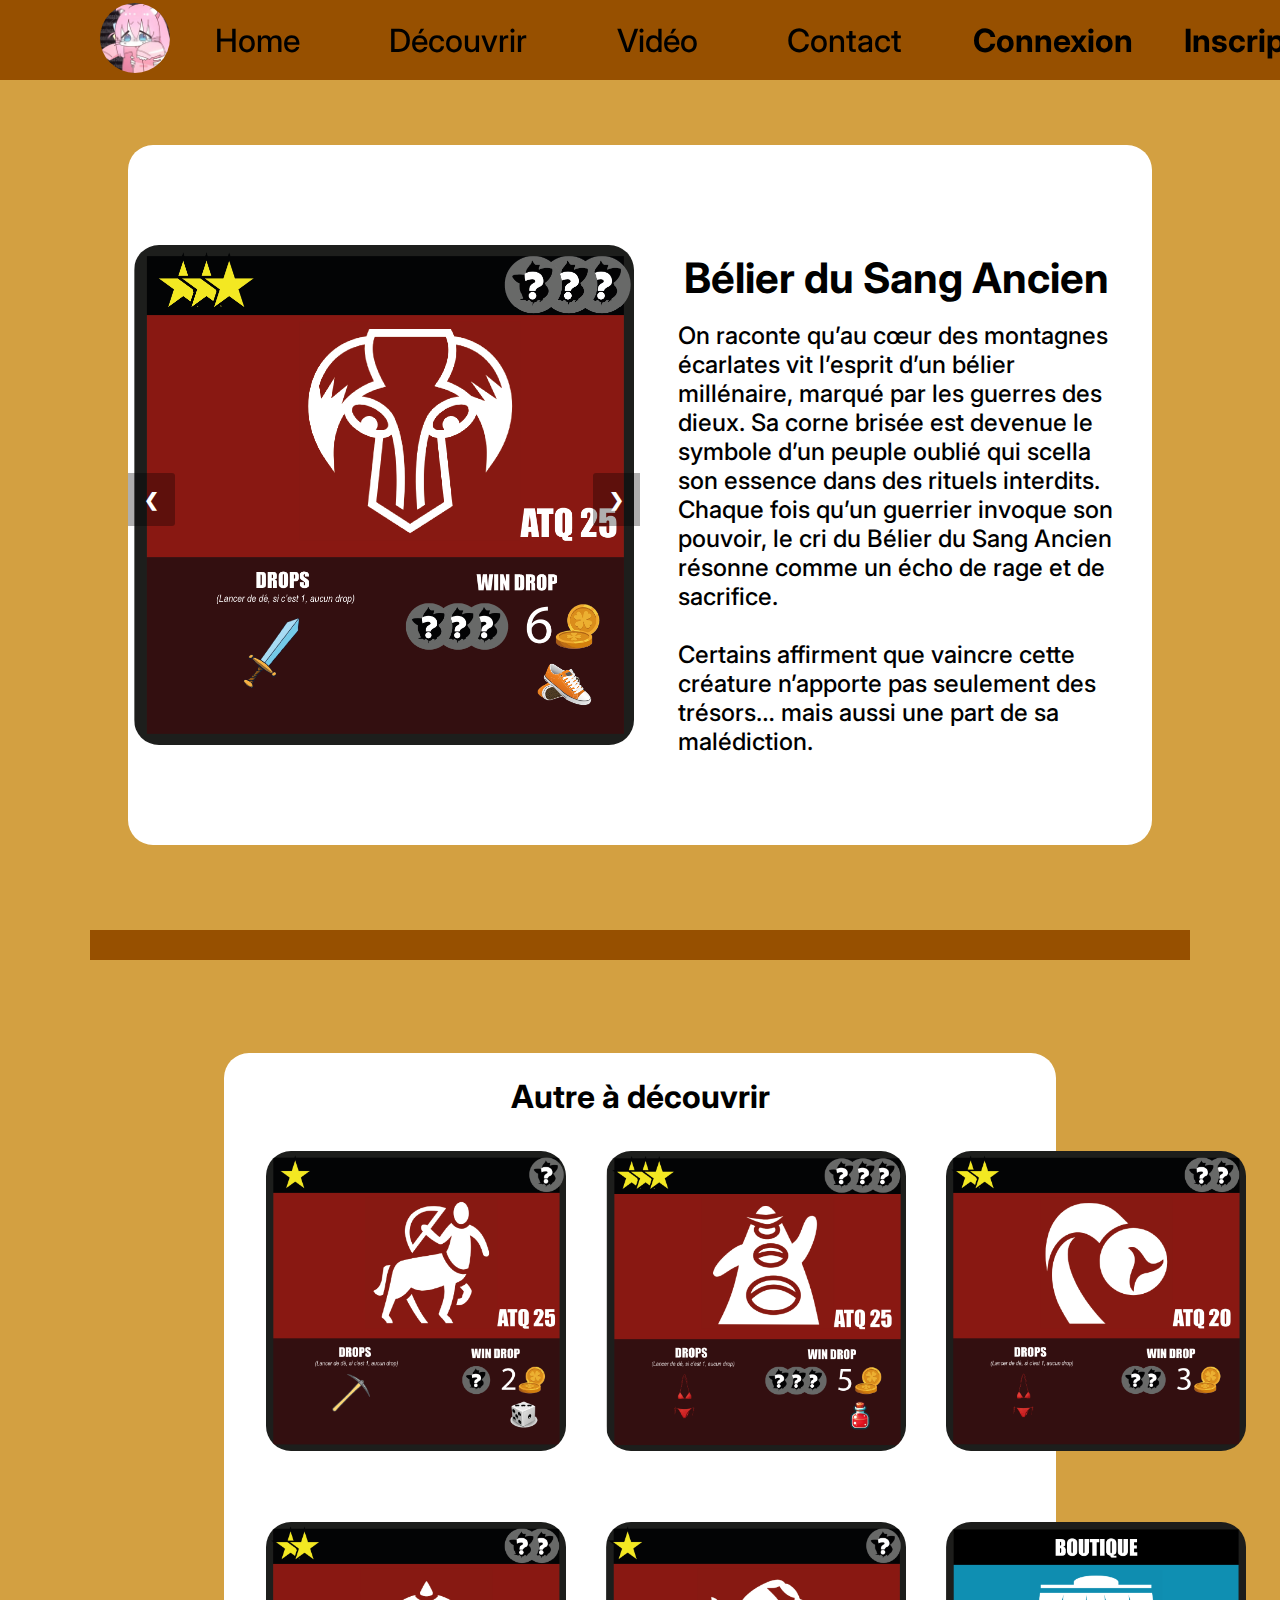
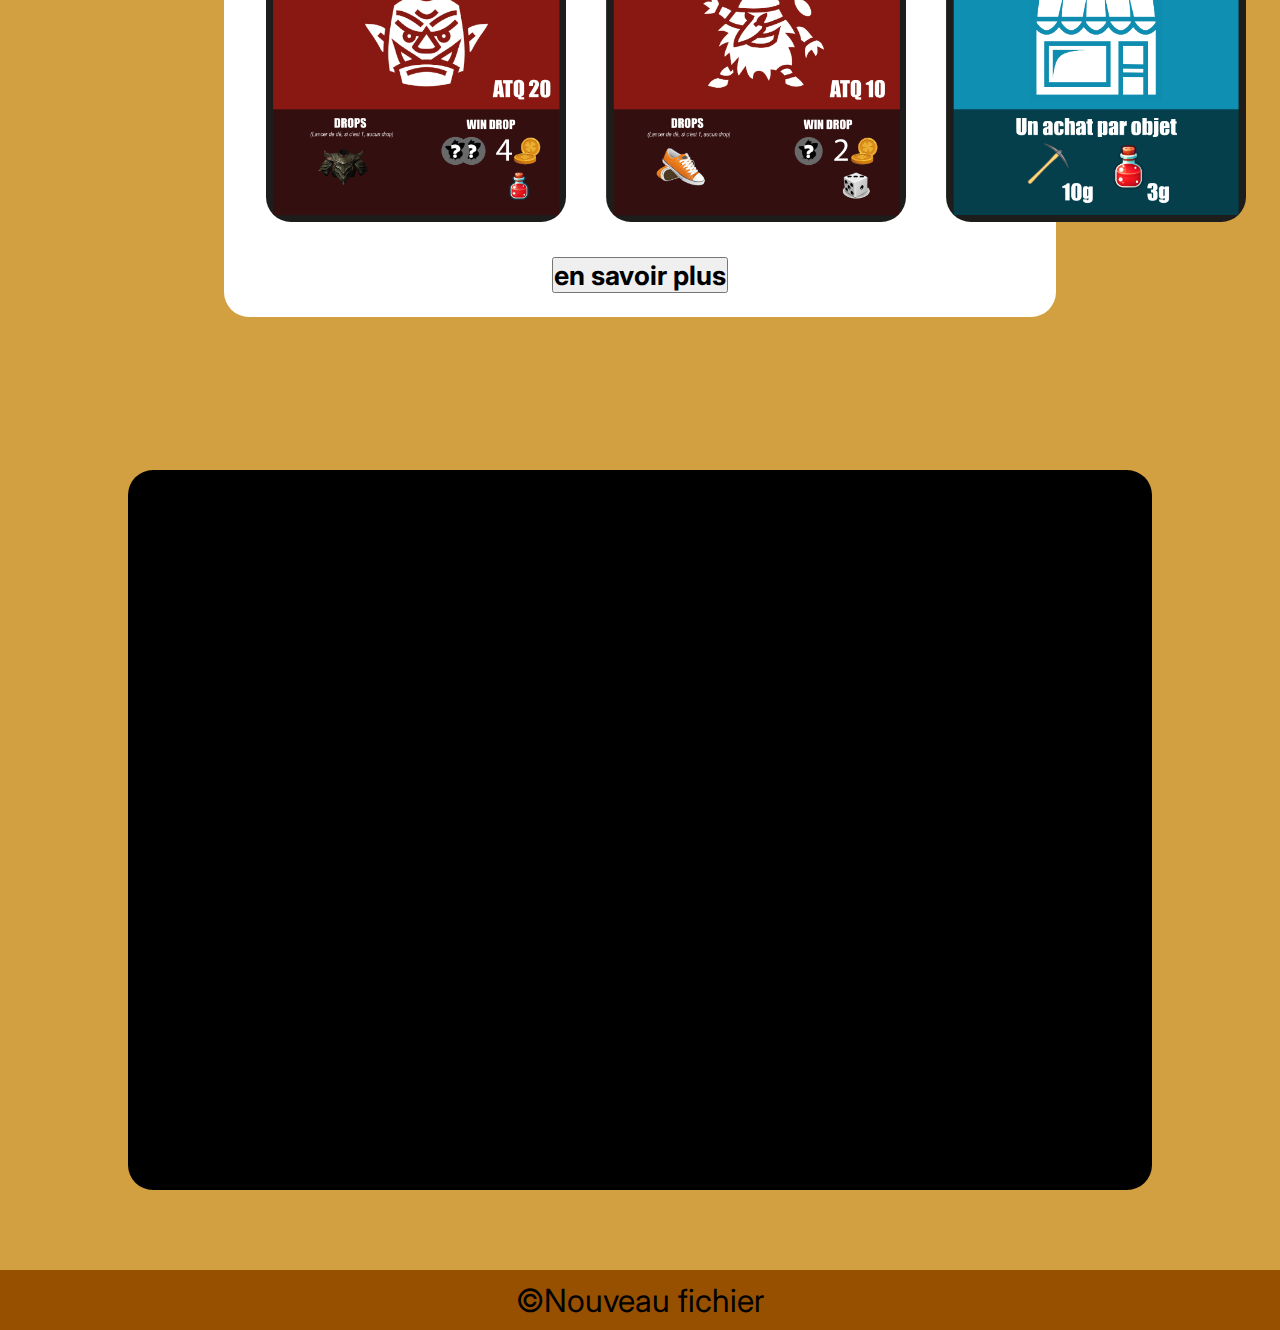
<file: index.html>
<!DOCTYPE html>
<html lang="fr">
<head>
  <meta charset="UTF-8">
  <link rel="shortcut icon" href="favcon.png" type="image/png">
  <link rel="icon" href="favcon.png" sizes="32x32">
  <meta name="viewport" content="width=device-width, initial-scale=1.0">
  <link rel="stylesheet" href="style.css">
  <link rel="stylesheet" href="base.css">
  <script src="script.js"></script>
  <title>Nouveau fichier</title>
</head>

<body>
  <!-- HEADER -->
  <header>
    <a href="./favcon.png" target="_blank"><div class="logo"><img src="favcon.png" alt="logo" class="icon" style="width: 70px; height: 70px;"></div>
</a>
    <div class="lead">
      <a href="#home"><div class="home center"><p>Home</p></div></a>
      <a href="#discover"><div class="discover center"><p>Découvrir</p></div></a>
      <a href="#video"><div class="video center"><p>Vidéo</p></div></a>
      <a href="#contact"><div class="contact center"><p>Contact</p></div></a>
      <div class="lead-end">
      <a href="connexion.html" class="connexion">Connexion</a>
      <a href="inscription.html" class="Inscription">Inscription</a>
      </div>
    </div>
  </header>
<!-- HOME -->
  <section class="acceuil center" id="home">
    <div class="home-block">
<div class="slideshow-container">

<div class="mySlides" style="display: block;">
  <img src="src/red_card/carte monstres_Plan de travail 1 copie 46.png">
</div>

<div class="mySlides">
  <img src="src/red_card/carte monstres_Plan de travail 1 copie 38.png">
</div>

<div class="mySlides">
  <img src="src/red_card/carte monstres_Plan de travail 1 copie 51.png">
</div>

<a class="prev" onclick="plusSlides(-1)">❮</a>
<a class="next" onclick="plusSlides(1)">❯</a>

</div>
      <!-- CARD DESC -->
      <div class="home_card home_card_desc center">
        <h1 id="cardTitle">Bélier du Sang Ancien</h1>
        <h2 id="cardDescription">On raconte qu’au cœur des montagnes écarlates vit l’esprit d’un bélier millénaire, marqué par les guerres des dieux. Sa corne brisée est devenue le symbole d’un peuple oublié qui scella son essence dans des rituels interdits. Chaque fois qu’un guerrier invoque son pouvoir, le cri du Bélier du Sang Ancien résonne comme un écho de rage et de sacrifice.

<br><br>Certains affirment que vaincre cette créature n’apporte pas seulement des trésors… mais aussi une part de sa malédiction.</h2>
      </div>
    </div>
  </section>
<!-- JOLIE -->
  <div class="jolie center">
    <div class="jolie2"></div>
  </div>
<!-- AUTRE A DECOUVRIR -->
  <main class="center">
    <section id="discover">
      <h1>Autre à découvrir</h1>
      <div class="main_card">
        <img src="./src/red_card/carte monstres_Plan de travail 1 copie 22.png" alt="red_card" class="card">
        <img src="./src/red_card/carte monstres_Plan de travail 1 copie 50.png" alt="red_card" class="card">
        <img src="./src/red_card/carte monstres_Plan de travail 1 copie 42.png" alt="red_card" class="card">
        <img src="./src/red_card/carte monstres_Plan de travail 1 copie 40.png" alt="red_card" class="card">
        <img src="./src/red_card/carte monstres_Plan de travail 1 copie 19.png" alt="red_card" class="card">
        <img src="./src/blue_card/shop_Plan de travail 1 copie 22.png" alt="blue_card" class="card">
      </div>
      <button>
        <h1>en savoir plus</h1>
        </button>
    </section>
  </main>
  <!-- VIDEO -->
   <div class="video-out" id="video">
    <div class="video-in center">
      <div class="tenor-gif-embed" data-postid="15917688480583893863" data-share-method="host" data-aspect-ratio="1" data-width="46%"></div><script type="text/javascript" async src="https://tenor.com/embed.js"></script>
    </div>
   </div>
  <!-- FOOTER -->
   <footer class="center" id="contact">
    ©Nouveau fichier
   </footer>
</body>
</file>
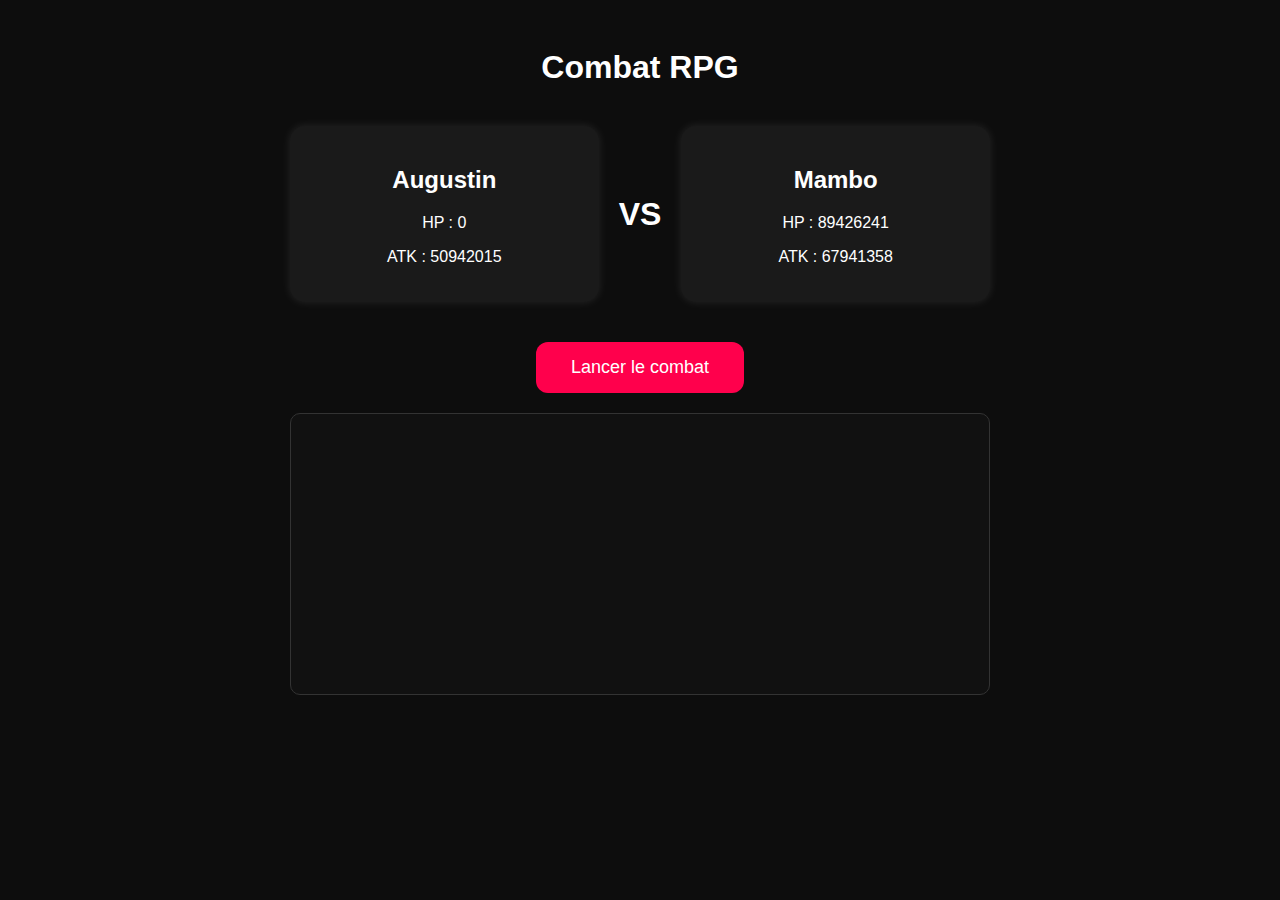
<file: JavaScript/C1 - Simulateur de combat/index.html>
<!DOCTYPE html>
<html lang="fr">
<head>
    <meta charset="UTF-8">
    <meta name="viewport" content="width=device-width, initial-scale=1.0">
    <title>Combat RPG</title>
    <link rel="stylesheet" href="style.css">
</head>
<body>
<!-- Interface par IA -->
    <div class="container">

        <h1>Combat RPG</h1>

        <div class="battle">

            <div class="card hero">
                <h2 id="heroName">Augustin</h2>
                <p id="heroHP">HP : ???</p>
                <p id="heroATK">ATK : ???</p>
            </div>

            <div class="vs">VS</div>

            <div class="card monster">
                <h2 id="monsterName">Fille</h2>
                <p id="monsterHP">HP : ???</p>
                <p id="monsterATK">ATK : ???</p>
            </div>

        </div>

        <button class="start">Lancer le combat</button>

        <div class="log" id="log"></div>

    </div>

    <script src="main.js"></script>
</body>
</html>
</file>
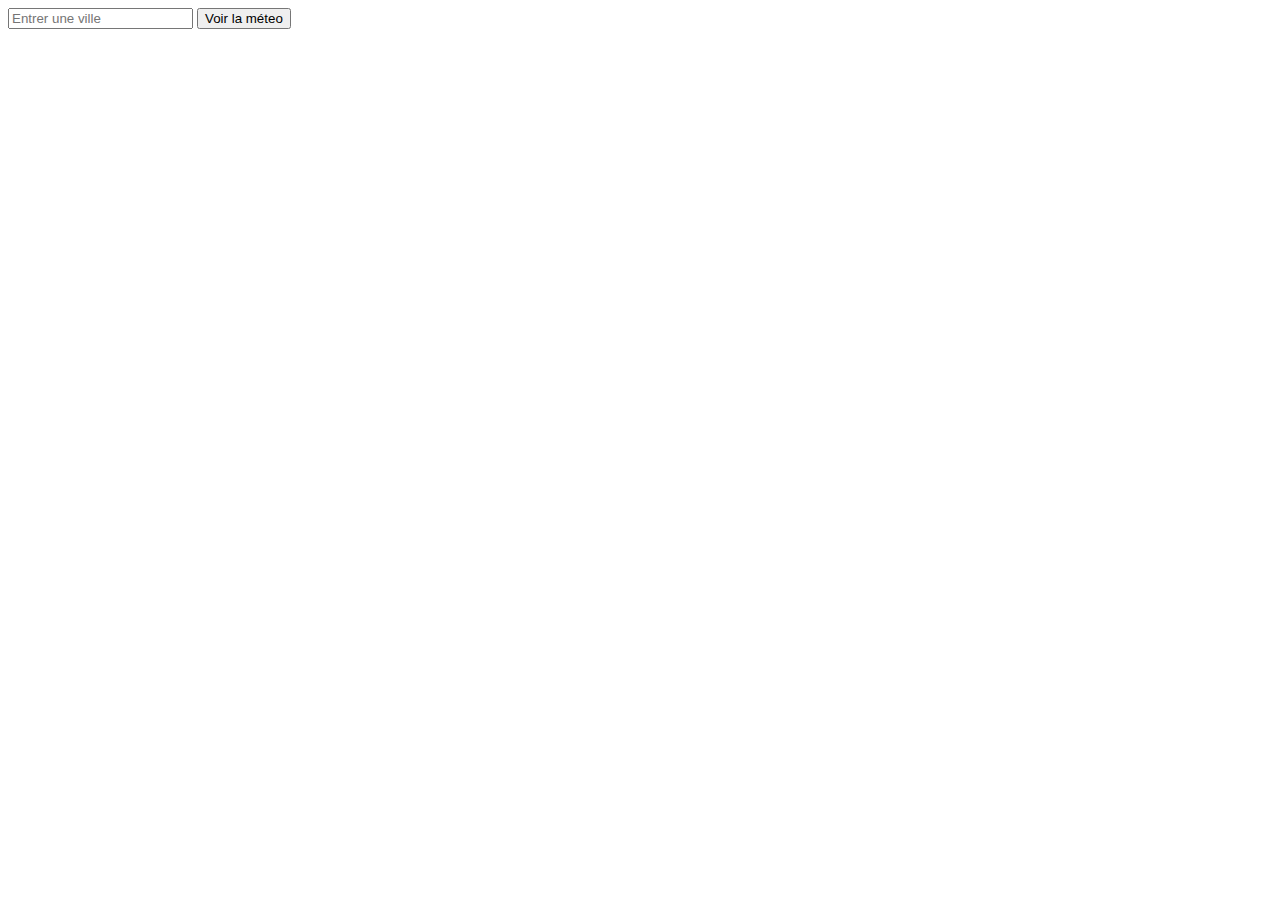
<file: src/exec/exo3/src/index.html>
<!doctype html>
<html lang="en">
  <head>
    <meta charset="UTF-8" />
    <meta name="viewport" content="width=device-width, initial-scale=1.0" />
    <title>Meteo finalu</title>
  </head>
  <body>
    <input type="text" name="city" id="city" placeholder="Entrer une ville" />
    <button id="getWeather">Voir la méteo</button>
    <div id="weather"></div>

    <script type="text/javascript">
      document.getElementById("getWeather").addEventListener("click", () => {
        const city = document.getElementById("city").value || "Paris";
        const url = `weather.php?city=${city}`;

        fetch(url)
          .then((response) => {
            if (!response.ok) {
              throw new Error("Erreur API jsp débrouille toi");
            }
            return response.json();
          })
          .then((data) => {
            const weatherDiv = document.getElementById("weather");
            weatherDiv.innerHTML = `<p>Ville : ${data.name} </p>
            <p>Meteo : ${data.weather[0].description} </p>
            <p>Temperature : ${data.main.temp} °C</p>
            <p>Humidité : ${data.main.humidity} %</p>
            `;
          })
          .catch((error) => {
            console.log("Erreur : ".error);
            document.getElementById("weather").innerText =
              "Erreur du recup de données";
          });
      });
    </script>
  </body>
</html>
</file>
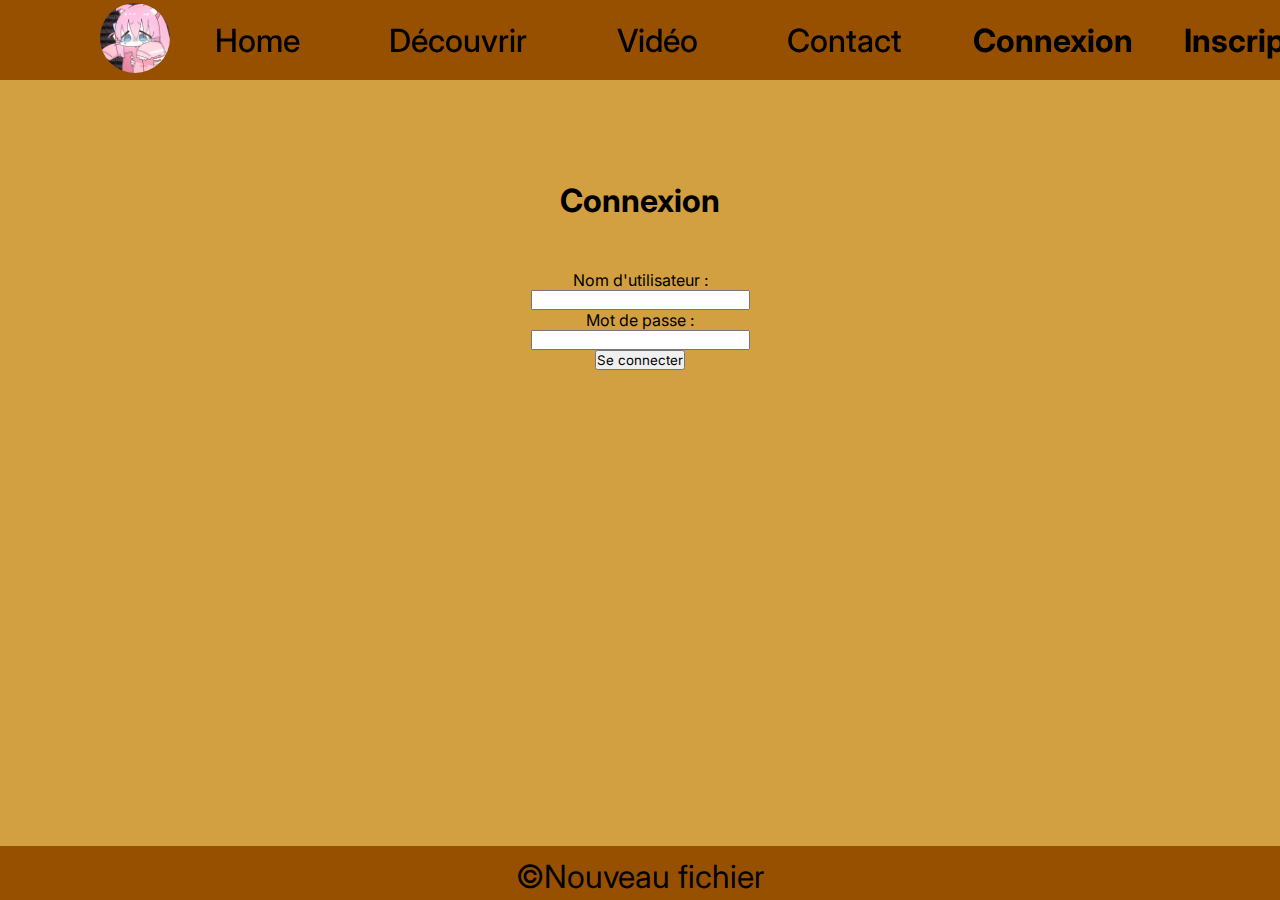
<file: connexion.html>
<!DOCTYPE html>
<html lang="fr">
<head>
  <meta charset="UTF-8">
  <link rel="shortcut icon" href="favcon.png" type="image/png">
  <link rel="icon" href="favcon.png" sizes="32x32">
  <meta name="viewport" content="width=device-width, initial-scale=1.0">
  <link rel="stylesheet" href="style.css">
  <link rel="stylesheet" href="base.css">
  <script src="script.js"></script>
  <title>Nouveau fichier</title>
</head>

<body>
  <!-- HEADER -->
  <header>
    <a href="./favcon.png" target="_blank"><div class="logo"><img src="favcon.png" alt="logo" class="icon" style="width: 70px; height: 70px;"></div>
</a>
    <div class="lead">
      <a href="index.html#home"><div class="home center"><p>Home</p></div></a>
      <a href="index.html#discover"><div class="discover center"><p>Découvrir</p></div></a>
      <a href="index.html#video"><div class="video center"><p>Vidéo</p></div></a>
      <a href="index.html#contact"><div class="contact center"><p>Contact</p></div></a>
      <div class="lead-end">
      <a href="connexion.html" class="connexion">Connexion</a>
      <a href="inscription.html" class="Inscription">Inscription</a>
      </div>
    </div>
  </header>
<section class="connexion-page center" id="connexion">
    <h1 class="center">Connexion</h1>
    <form class="connexion-form">
        <label for="username">Nom d'utilisateur :</label>
        <input type="text" id="username" name="username" required>
        
        <label for="password">Mot de passe :</label>
        <input type="password" id="password" name="password" required>
        
        <button type="submit">Se connecter</button>
        <!-- SCRIPT POUR REDIRIGER VERS ERREUR -->
        <script>
    const form = document.querySelector('.connexion-form');

    form.addEventListener('submit', function(event) {
        event.preventDefault(); 
        redirectToError();
    });
    function redirectToError() {
        window.location.href = "erreur.html";
    }
</script>
    </form>
</section>
  <!-- FOOTER -->
   <footer class="center" id="contact" style="position: fixed; top: 94%;">
    ©Nouveau fichier
   </footer>
</body>
</file>
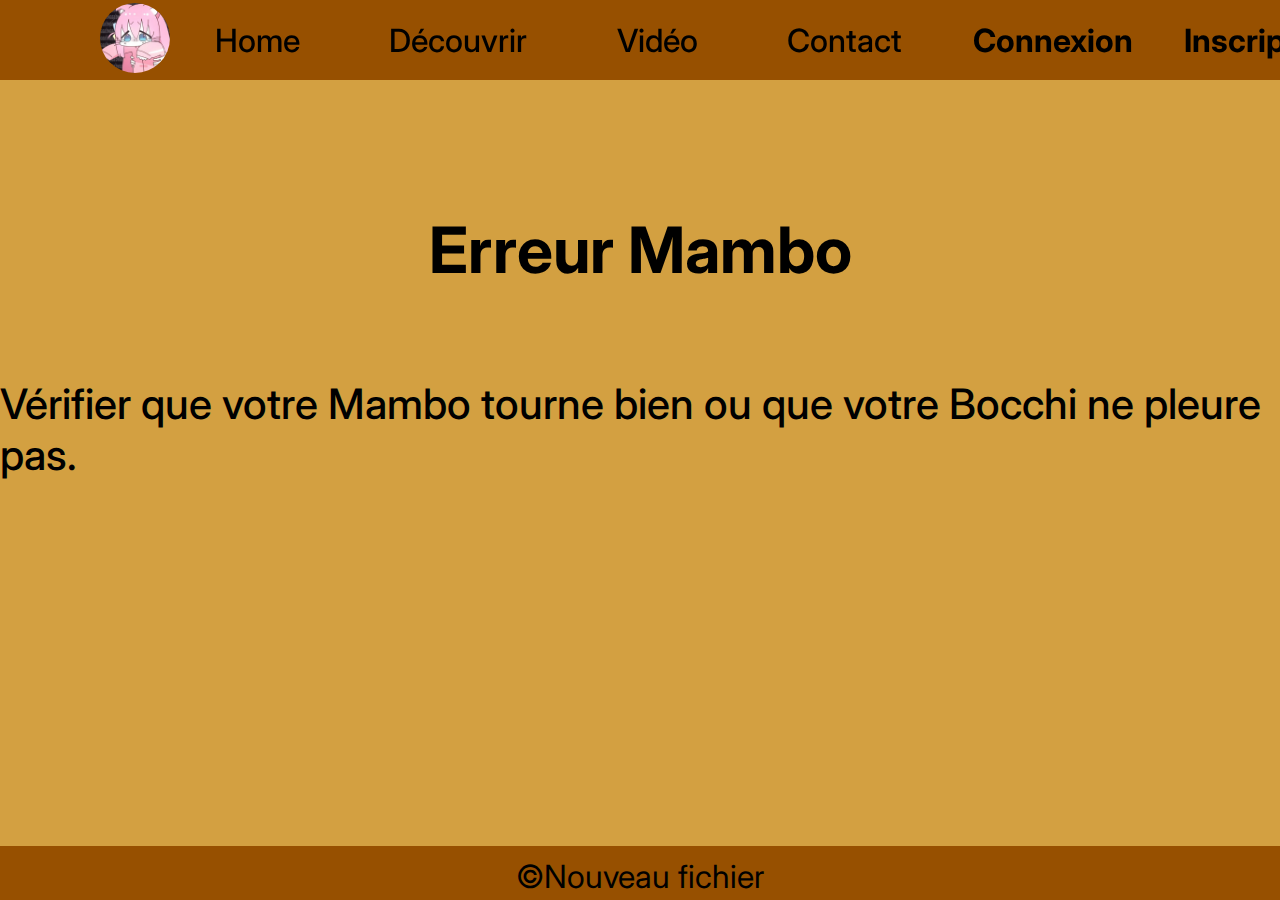
<file: erreur.html>
<!DOCTYPE html>
<html lang="fr">
<head>
  <meta charset="UTF-8">
  <link rel="shortcut icon" href="favcon.png" type="image/png">
  <link rel="icon" href="favcon.png" sizes="32x32">
  <meta name="viewport" content="width=device-width, initial-scale=1.0">
  <link rel="stylesheet" href="style.css">
  <link rel="stylesheet" href="base.css">
  <script src="script.js"></script>
  <title>Nouveau fichier</title>
</head>

<body>
  <!-- HEADER -->
  <header>
    <a href="./favcon.png" target="_blank"><div class="logo"><img src="favcon.png" alt="logo" class="icon" style="width: 70px; height: 70px;"></div>
</a>
    <div class="lead">
      <a href="index.html#home"><div class="home center"><p>Home</p></div></a>
      <a href="index.html#discover"><div class="discover center"><p>Découvrir</p></div></a>
      <a href="index.html#video"><div class="video center"><p>Vidéo</p></div></a>
      <a href="index.html#contact"><div class="contact center"><p>Contact</p></div></a>
      <div class="lead-end">
      <a href="connexion.html" class="connexion">Connexion</a>
      <a href="inscription.html" class="Inscription">Inscription</a>
      </div>
    </div>
  </header>
<!-- EURREUR -->
    <section class="erreur-page" id="erreur">
        <h1 class="center">Erreur Mambo</h1>
        <h2 class="center">Vérifier que votre Mambo tourne bien ou que votre Bocchi ne pleure pas.</h2>
  <!-- FOOTER -->
   <footer class="center" id="contact" style="position: fixed; top: 94%;">
    ©Nouveau fichier
   </footer>
</body>
</file>
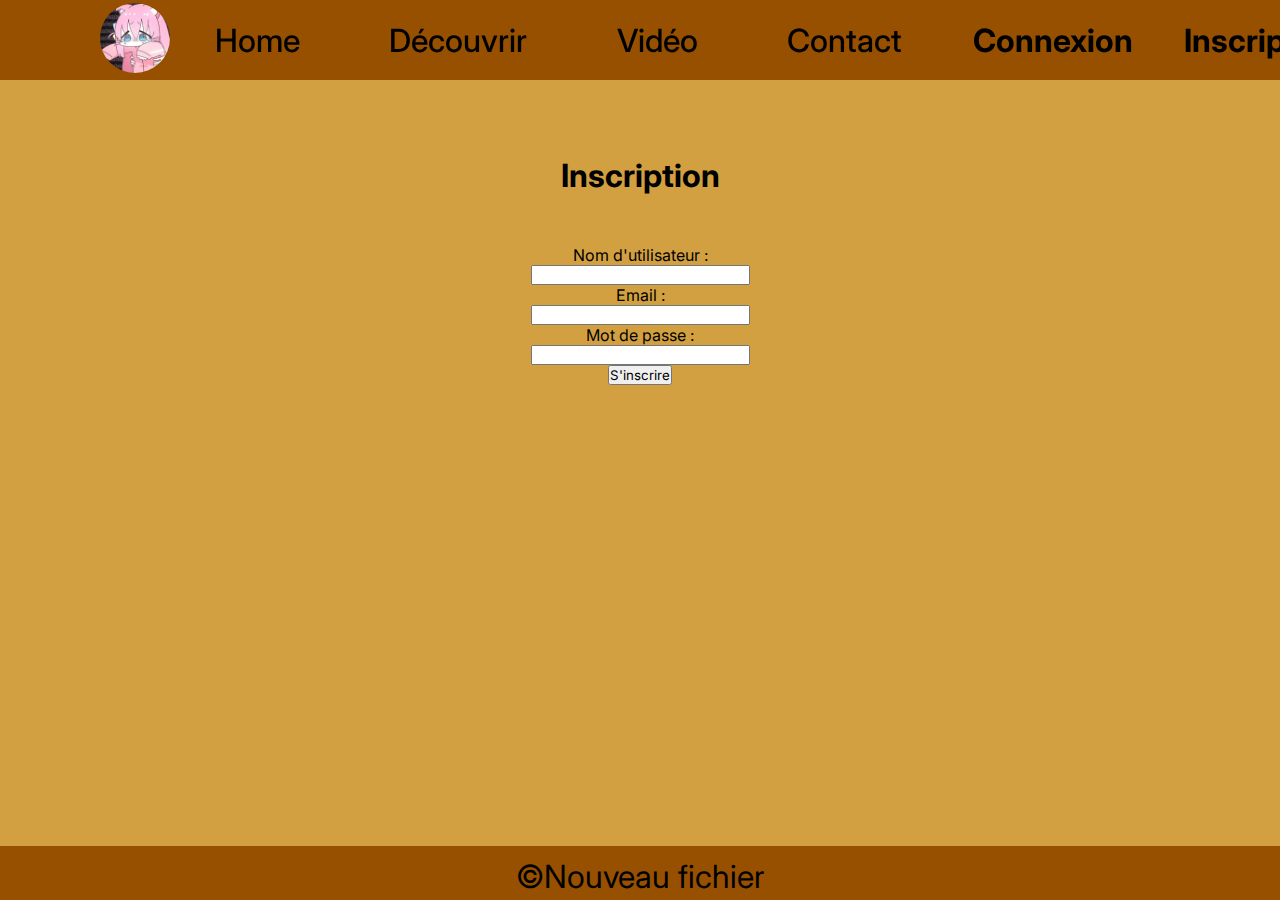
<file: inscription.html>
<!DOCTYPE html>
<html lang="fr">
<head>
  <meta charset="UTF-8">
  <link rel="shortcut icon" href="favcon.png" type="image/png">
  <link rel="icon" href="favcon.png" sizes="32x32">
  <meta name="viewport" content="width=device-width, initial-scale=1.0">
  <link rel="stylesheet" href="style.css">
  <link rel="stylesheet" href="base.css">
  <script src="script.js"></script>
  <title>Nouveau fichier</title>
</head>

<body>
  <!-- HEADER -->
  <header>
    <a href="./favcon.png" target="_blank"><div class="logo"><img src="favcon.png" alt="logo" class="icon" style="width: 70px; height: 70px;"></div>
</a>
    <div class="lead">
      <a href="index.html#home"><div class="home center"><p>Home</p></div></a>
      <a href="index.html#discover"><div class="discover center"><p>Découvrir</p></div></a>
      <a href="index.html#video"><div class="video center"><p>Vidéo</p></div></a>
      <a href="index.html#contact"><div class="contact center"><p>Contact</p></div></a>
      <div class="lead-end">
      <a href="connexion.html" class="connexion">Connexion</a>
      <a href="inscription.html" class="Inscription">Inscription</a>
      </div>
    </div>
  </header>
<!-- INSCRIPTION -->
<section class="inscription-page center" id="inscription">
        <h1 class="center">Inscription</h1>
        <form class="inscription-form">
            <label for="username">Nom d'utilisateur :</label>
            <input type="text" required>
    
            <label for="email">Email :</label>
            <input type="email" required>
    
            <label for="password">Mot de passe :</label>
            <input required>
    
            <button type="submit">S'inscrire</button>
        <!-- SCRIPT POUR REDIRIGER VERS ERREUR -->
        <script>
    const form = document.querySelector('.inscription-form');

    form.addEventListener('submit', function(event) {
        event.preventDefault(); 
        redirectToError();
    });
    function redirectToError() {
        window.location.href = "erreur.html";
    }
</script>
        </form>
  <!-- FOOTER -->
   <footer class="center" id="contact" style="position: fixed; top: 94%;">
    ©Nouveau fichier
   </footer>
</body>
</file>
<file: style.css>
body {
    background-color: rgb(211, 160, 65);
}

/* HEAD */

header {
    position: fixed;
    display: flex;
    justify-content: flex-start;
    align-items: center;
    z-index: 10;
    width: 100%;
    height: 80px;
    background-color: rgb(151, 80, 0);
}
.lead {
    display: flex;
    justify-items: flex-start;
    width: 100%;
    height: 100%;
}
.lead p {
    font-size: 32px;
    color: black;
    margin-left: 1.5vw;
    margin-right: 1.5vw;
}
.lead-end {
    display: flex;
    justify-items: flex-end;
    align-items: center;
    height: 100%;
    margin-left: auto;
    margin-right: 2vw;
}
.logo {
    padding-left: 100px;
    transition: all 1.5s ease-in-out;
}
.logo:hover {
    left: 50%;
    top: 50%;
    transition-duration: 10s;
transform: scale(15) translate(20%, 40%)
}
.home, .discover, .video, .contact {
    height: 100%;
    margin-left: 2vw;
    margin-right: 2vw;
    font-size: 32px;
    font-weight: 500;
}
.home:hover, .discover:hover, .video:hover, .contact:hover, .connexion:hover, .Inscription:hover {
    background-color: rgb(211, 160, 65);
    border-radius: 15px;
    cursor: pointer;
}
.connexion, .Inscription {
    display: flex;
    justify-items: flex-end;
    align-items: center;
    font-weight: 700;
    color: black;
    height: 100%;
    margin-left: 2vw;
    margin-right: 2vw;
    font-size: 32px;
}

/* ANNEXE */

.mySlides img {
    margin: auto;
    width: 500px;
    height: 500px;
    border-radius: 25px;
    transition: all 0.3s ease-in-out;
}
.mySlides img:hover {
    transform: scale(1.1);
}
.card {
    width: 300px;
    height: 300px;
    border-radius: 25px;
    transition: all 0.3s ease-in-out;
    cursor: pointer;
}
.card:hover {
    transform: scale(1.1);
}

/* HOME */

.acceuil {
    width: 100%;
    height: 900px;
}   
.slideshow-container {
    position: relative;
    margin: auto;
    flex-basis: 50%;
}
.mySlides {
  display: none;
}
.mySlides img {
    display: flex;
    justify-content: center;
    align-items: center;
}
.prev, .next {
  cursor: pointer;
  position: absolute;
  top: 50%;
  width: auto;
  margin-top: -22px;
  padding: 16px;
  color: white;
  font-weight: bold;
  font-size: 18px;
  transition: 0.6s ease;
  border-radius: 0 3px 3px 0;
  user-select: none;
  background-color: rgba(0, 0, 0, 0.315);
}
.prev:hover, .next:hover {
    background-color: rgb(0, 0, 0);
}
.next {
  right: 0;
  border-radius: 3px 0 0 3px;
}
.home-block {
    display: flex;
    justify-content: space-around;
    align-items: center;
    width: 80%;
    height: 700px;
    margin-top: 10vh;
    background-color: white;
    border-radius: 25px;
}
.card-container {
    display: flex;
    width: 100%;
    align-items: center;
    justify-content: center;
}
.home_card_desc {
    display: flex;
    flex-basis: 50%;
    flex-direction: column;
    padding-left: 3vw;
    padding-right: 3vw;
}
.home_card h1 {
    font-size: 42px;
    color: black;
    margin-top: 2vh;
}
.home_card h2 {
    font-size: 24px;
    color: black;
    margin-top: 2vh;
    font-weight: 500;
}

/* JOLIE */
.jolie {
    width: 100%;
    height: 10vh;
}
.jolie2 {
    width: 1100px;
    height: 30px;
    background-color: rgb(151, 80, 0);  
}

/* AUTRE A DECOUVRIR */
main {
    width: 100%;
    height: 120vh;
}
main section {
    display: flex;
    flex-direction: column;
    justify-content: space-evenly;
    align-items: center;
    width: 65%;
    height: 80%;
    margin-bottom: 10vh;
    background-color: white;
    border-radius: 25px;
}
.main_card {
    display: grid;
    grid-template-columns: repeat(3, 1fr);
    grid-template-rows: repeat(2, 1fr);
    gap: 50px 40px;
    justify-items: center; 
    align-items: center;
    justify-content: space-around;
    align-items: center;
    width: 90%;
    height: 80%;
}
/* VIDEO */
.video-out {
    width: 100%;
    height: 800px;
}
.video-in {
    width: 80%;
    height: 90%;
    margin: auto;
    background-color: black;
    border-radius: 25px;
}
/* FOOTER */

footer {
    width: 100%;
    height: 60px;
    background-color: rgb(151, 80, 0);
    font-size: 32px;
}









/* CONNEXION */
.connexion-page {
    display: flex;
    flex-direction: column;
    justify-content: center;
    align-items: center;
    width: 100%;
    height: 600px;
}
.connexion-form {
    display: flex;
    flex-direction: column;
    justify-content: center;
    align-items: center;
    width: 100%;
    height: 200px;
}


/* INSCRIPTION */
.inscription-page {
    display: flex;
    flex-direction: column;
    justify-content: center;
    align-items: center;
    width: 100%;
    height: 800px;
}
.inscription-form {
    display: flex;
    flex-direction: column;
    align-items: center;
    margin-top: 50px;
    width: 100%;
    height: 400px;
}




/* ERREUR */
.erreur-page {
    display: flex;
    flex-direction: column;
    justify-content: center;
    align-items: center;
    width: 100%;
    height: 600px;
}
.erreur-page h1 {
    font-size: 64px;
    font-weight: 700;
    margin-top: 10vh;
}
.erreur-page h2 {
    font-size: 42px;
    font-weight: 500;
    margin-top: 10vh;
}
</file>
<file: base.css>
@import url('https://fonts.googleapis.com/css2?family=Inter:ital,opsz,wght@0,14..32,100..900;1,14..32,100..900&family=Jersey+25&display=swap');

*{
  margin:0px;
  padding:0px;
  box-sizing: border-box;
  text-decoration: none;
  font-family: "Inter", serif;
}

.icon {
    border-radius: 500px;
  }
.underline:hover {
  text-decoration: underline;
}
.center {
    display: flex;
    justify-content: center;
    align-items: center;
  }
.invert {
    filter: invert(100%);
  }
  .invert-hover:hover {
    filter: invert(100%);
  }

.box {
    width: 100%;
    height: 100%;
}
</file>
<file: JavaScript/C1 - Simulateur de combat/style.css>
body {
    background: #0d0d0d;
    color: white;
    font-family: Arial, sans-serif;
    padding: 20px;
}

.container {
    max-width: 700px;
    margin: auto;
    text-align: center;
}

.battle {
    display: flex;
    justify-content: space-between;
    align-items: center;
    margin: 40px 0;
}

.card {
    background: #1a1a1a;
    padding: 20px;
    border-radius: 15px;
    width: 40%;
    box-shadow: 0 0 10px rgba(255,255,255,0.1);
}

.vs {
    font-size: 32px;
    font-weight: bold;
    padding: 10px 20px;
}

.start {
    background: #ff004c;
    border: none;
    padding: 15px 35px;
    color: white;
    border-radius: 12px;
    font-size: 18px;
    cursor: pointer;
    margin-bottom: 20px;
}
.start:hover {
    background: #ff3366;
}

.log {
    text-align: left;
    background: #111;
    padding: 15px;
    height: 250px;
    overflow-y: auto;
    border-radius: 10px;
    border: 1px solid #333;
    font-size: 14px;
}
</file>
